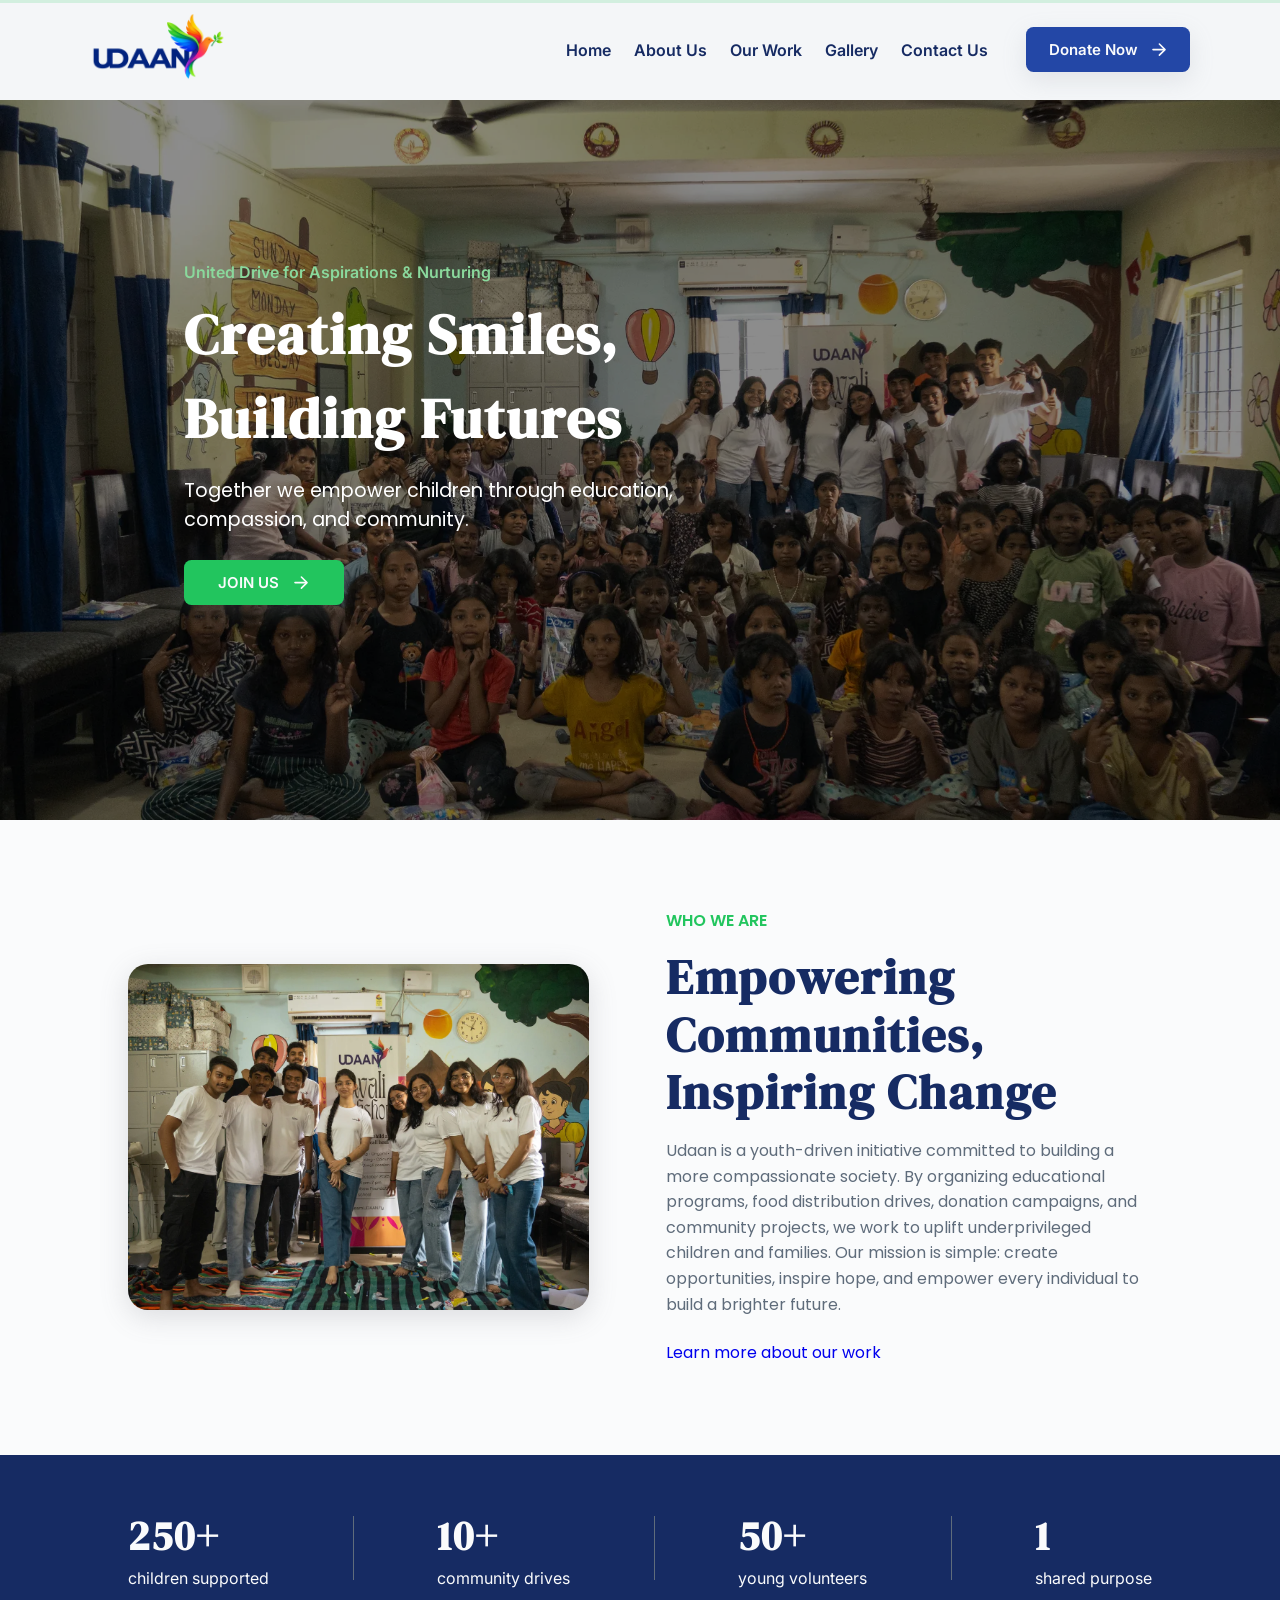
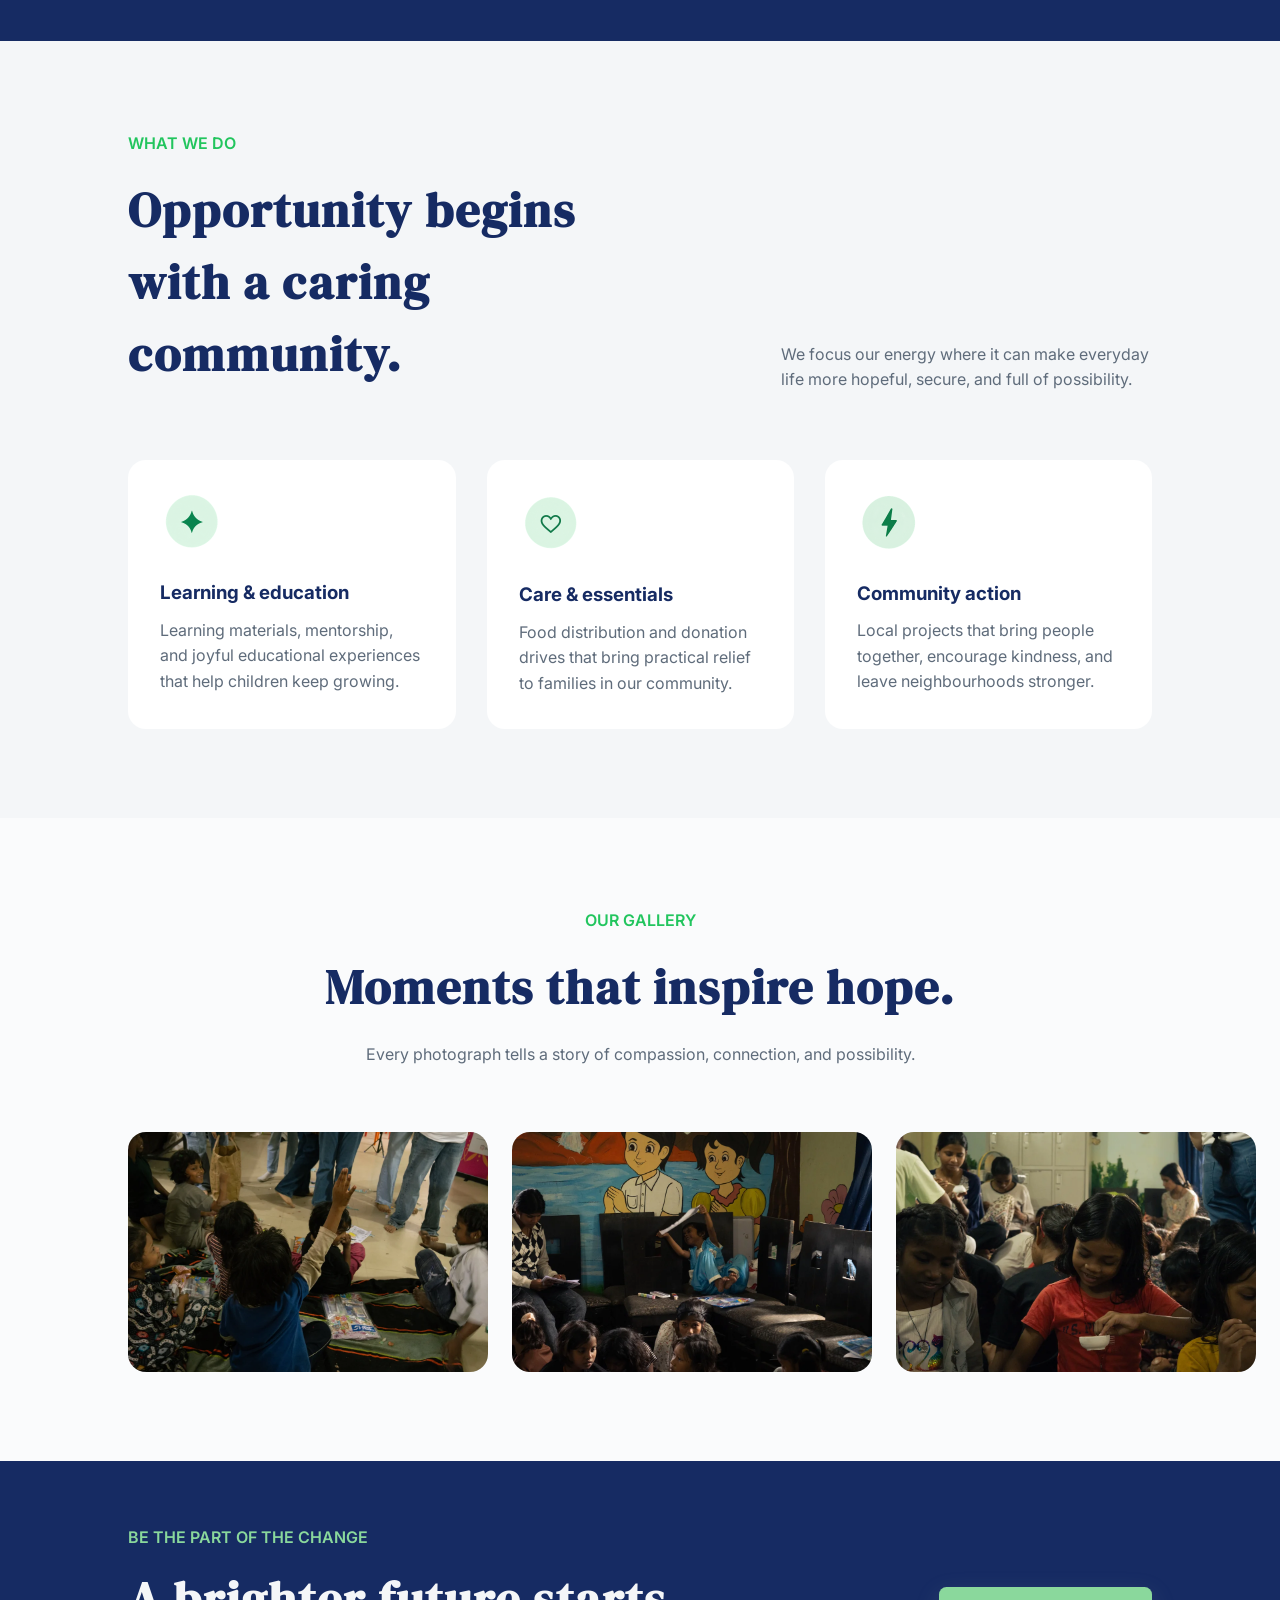
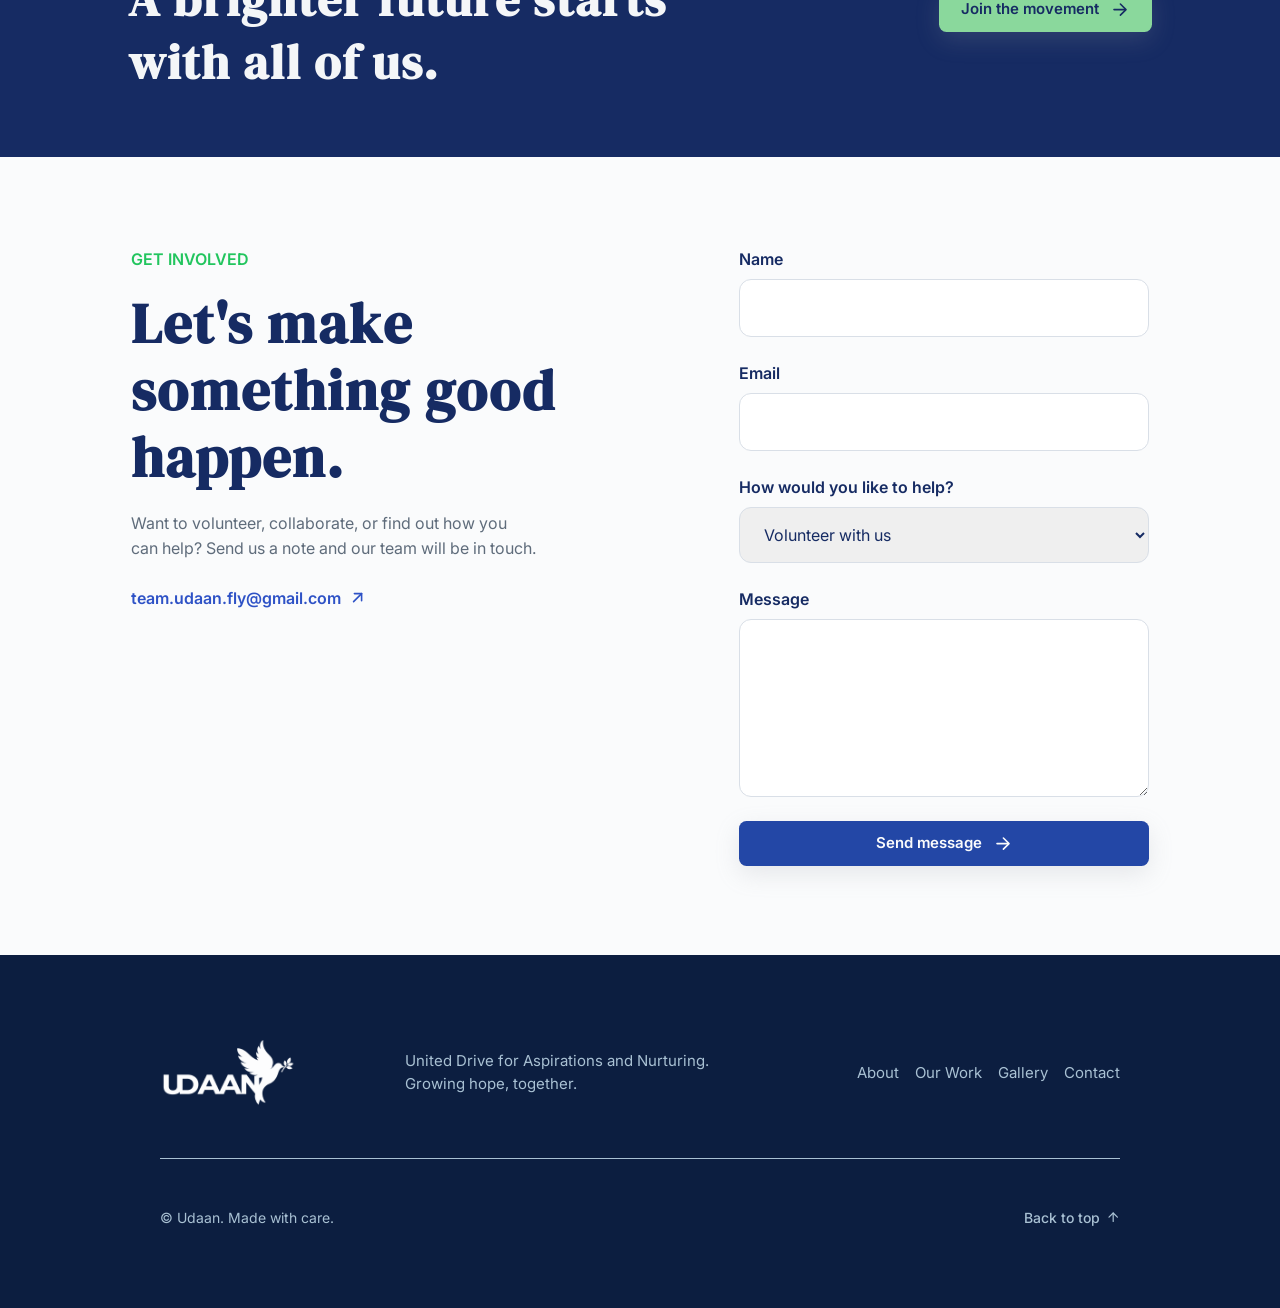
<file: index.html>
<!DOCTYPE html>
<html lang="en-IN">
<head>
   <!-- Google tag (gtag.js) -->
   <script async src="https://www.googletagmanager.com/gtag/js?id=G-JXF6B4J1TK"></script>
   <script>
     window.dataLayer = window.dataLayer || [];
     function gtag(){dataLayer.push(arguments);}
     gtag('js', new Date());

     gtag('config', 'G-JXF6B4J1TK');
   </script>
   <meta charset="UTF-8">
   <meta name="viewport" content="width=device-width, initial-scale=1.0">
   <title>Udaan | Youth-Led Community Initiative - United Drive for Aspirations &amp; Nurturing</title>
   <meta name="description"
         content="Udaan (Team Udaan) is a youth-led community initiative across India empowering underprivileged children through education, food distribution drives, support campaigns, and community service.">
   <meta name="keywords"
         content="Udaan, Team Udaan, youth community initiative India, child education initiative India, food distribution drive, support Udaan India, volunteer India, youth initiative Patna, child education Patna, volunteer in Bihar, Udaan Patna, United Drive for Aspirations and Nurturing">
   <meta name="author" content="Udaan">
   <meta name="robots" content="index, follow, max-image-preview:large, max-snippet:-1, max-video-preview:-1">
   <meta name="theme-color" content="#162B63">

   <!-- Local Origin & Geo Metadata (Rooted in Patna, Bihar, operating across India) -->
   <meta name="geo.region" content="IN-BR">
   <meta name="geo.placename" content="Patna, Bihar, India">
   <meta name="geo.position" content="25.5941;85.1376">
   <meta name="ICBM" content="25.5941, 85.1376">

   <link rel="icon" href="favicon.ico" sizes="any">
   <link rel="icon"
         type="image/png"
         sizes="48x48"
         href="assets/icons/favicon.png">
   <link rel="icon"
         type="image/png"
         sizes="32x32"
         href="assets/icons/favicon-32x32.png">
   <link rel="icon"
         type="image/png"
         sizes="192x192"
         href="assets/icons/icon-192x192.png">
   <link rel="apple-touch-icon" sizes="180x180" href="assets/icons/apple-touch-icon.png">
   <link rel="canonical" href="https://teamudaan.org/">

   <!-- Open Graph (Facebook, WhatsApp, LinkedIn, Discord) -->
   <meta property="og:type" content="website">
   <meta property="og:url" content="https://teamudaan.org/">
   <meta property="og:site_name" content="Udaan">
   <meta property="og:locale" content="en_IN">
   <meta property="og:title" content="Udaan | United Drive for Aspirations and Nurturing">
   <meta property="og:description" content="Building hope through education, compassion, and community. Join us in creating meaningful change.">
   <meta property="og:image" content="https://teamudaan.org/assets/img/og-image.jpg">
   <meta property="og:image:secure_url" content="https://teamudaan.org/assets/img/og-image.jpg">
   <meta property="og:image:type" content="image/jpeg">
   <meta property="og:image:width" content="1200">
   <meta property="og:image:height" content="630">
   <meta property="og:image:alt" content="Udaan - United Drive for Aspirations and Nurturing">

   <!-- Twitter / X Cards -->
   <meta name="twitter:card" content="summary_large_image">
   <meta name="twitter:url" content="https://teamudaan.org/">
   <meta name="twitter:title" content="Udaan | United Drive for Aspirations and Nurturing">
   <meta name="twitter:description" content="Building hope through education, compassion, and community. Join us in creating meaningful change.">
   <meta name="twitter:image" content="https://teamudaan.org/assets/img/og-image.jpg">
   <meta name="twitter:image:alt" content="Udaan - United Drive for Aspirations and Nurturing">

   <link rel="preconnect" href="https://fonts.googleapis.com">
   <link rel="preconnect" href="https://fonts.gstatic.com" crossorigin>
   <link
      rel="preload"
      as="image"
      href="assets/img/hero.webp">
   <link rel="stylesheet" href="css/main.css">

   <!-- Structured Data (Community initiative SEO across India, originating in Patna, Bihar) -->
   <script type="application/ld+json">
   {
     "@context": "https://schema.org",
     "@graph": [
       {
         "@type": "Organization",
         "@id": "https://teamudaan.org/#organization",
         "name": "Udaan - United Drive for Aspirations and Nurturing",
         "alternateName": ["Team Udaan", "Udaan Community Initiative", "Udaan Patna"],
         "url": "https://teamudaan.org/",
         "logo": "https://teamudaan.org/assets/logo/logo.png",
         "image": "https://teamudaan.org/assets/img/og-image.jpg",
         "description": "Udaan is a youth-led community initiative across India dedicated to empowering underprivileged children and families through education, food distribution drives, support campaigns, and community service.",
         "email": "team.udaan.fly@gmail.com",
         "address": {
           "@type": "PostalAddress",
           "addressLocality": "Patna",
           "addressRegion": "Bihar",
           "addressCountry": "IN"
         },
         "areaServed": [
           {
             "@type": "Country",
             "name": "India"
           },
           {
             "@type": "State",
             "name": "Bihar"
           },
           {
             "@type": "City",
             "name": "Patna"
           }
         ],
         "sameAs": [
           "https://www.instagram.com/team.udaan.fly/"
         ],
         "potentialAction": {
           "@type": "DonateAction",
           "target": "https://teamudaan.org/donation.html"
         }
       },
       {
         "@type": "WebSite",
         "@id": "https://teamudaan.org/#website",
         "url": "https://teamudaan.org/",
         "name": "Udaan | Youth-Led Community Initiative",
         "publisher": {
           "@id": "https://teamudaan.org/#organization"
         },
         "inLanguage": "en-IN"
       }
     ]
   }
   </script>
</head>
<body>
   <!-- Loading Screen -->
   <div id="preloader" aria-hidden="true">
      <div class="preloader-inner">
         <img src="assets/logo/logo.webp" alt="Udaan Logo" class="preloader-logo" width="170" height="85">
         <div class="preloader-progress" role="progressbar" aria-label="Loading Udaan">
            <div class="preloader-progress-bar"></div>
         </div>
      </div>
   </div>
   <noscript>
      <style>#preloader { display: none !important; }</style>
   </noscript>
   <div class="scroll-progress" aria-hidden="true"><span class="scroll-progress-bar"></span></div>
   <header>
      <nav>
      <div class="logo" id="top">
         <a href="index.html" title="Udaan - United Drive for Aspirations &amp; Nurturing">
            <img src="assets/logo/logo.webp" alt="Udaan - United Drive for Aspirations and Nurturing logo">
         </a>
      </div>
      <button class="nav-toggle" type="button" aria-expanded="false" aria-controls="primary-navigation" aria-label="Open navigation menu">
         <span></span><span></span><span></span>
      </button>
      <ul id="primary-navigation">
         <li><a href="#top" title="Udaan Home">Home</a></li>
         <li><a href="#about" title="About Udaan">About Us</a></li>
         <li><a href="#our-work" title="Our Community Work">Our Work</a></li>
         <li><a href="#gallery" title="Udaan Photo Gallery">Gallery</a></li>
         <li><a href="#contact" title="Contact Udaan Team">Contact Us</a></li>
      </ul>
      <a href="donation.html" class="btn" title="Donate to Udaan">
            <span>Donate Now</span>

            <svg
               class="arrow"
               xmlns="http://www.w3.org/2000/svg"
               viewBox="0 0 24 24"
               fill="none"
               stroke="currentColor"
               stroke-width="2"
               stroke-linecap="round"
               stroke-linejoin="round">

               <path d="M5 12h14"/>
               <path d="m13 5 7 7-7 7"/>
            </svg>
         </a>
   </nav>
   </header>
   
   <section class="hero">

      <img src="assets/img/hero.webp" class="hero-image" alt="Udaan youth volunteers empowering underprivileged children in Patna, Bihar" fetchpriority="high" decoding="async">
   
      <div class="hero-content">
         <span class="accent-txt">United Drive for Aspirations & Nurturing</span>
         <h1>Creating Smiles, Building Futures</h1>

        <p>
            Together we empower children through education,
            compassion, and community.
        </p>

        <a href="http://tinyurl.com/join-team-udaan" class="btn" title="Volunteer and join Team Udaan" target="_blank" rel="noopener noreferrer">
            <span>JOIN US</span>

            <svg
               class="arrow"
               xmlns="http://www.w3.org/2000/svg"
               viewBox="0 0 24 24"
               fill="none"
               stroke="currentColor"
               stroke-width="2"
               stroke-linecap="round"
               stroke-linejoin="round">

               <path d="M5 12h14"/>
               <path d="m13 5 7 7-7 7"/>
            </svg>
         </a>
      </div>
   </section>
   <section class="about" id="about">
      <img src="assets/img/about.webp" alt="Team Udaan volunteers supporting underprivileged children and families in Patna" loading="lazy" decoding="async">
      <div class="abt-content">
         <span class="accent-txt">
            WHO WE ARE
         </span>
         <h2>Empowering Communities, Inspiring Change</h2>
         <p>Udaan is a youth-driven initiative committed to building a more compassionate society. By organizing educational programs, food distribution drives, donation campaigns, and community projects, we work to uplift underprivileged children and families. Our mission is simple: create opportunities, inspire hope, and empower every individual to build a brighter future.</p>
         <a href="https://www.instagram.com/team.udaan.fly/" title="Follow Team Udaan on Instagram" target="_blank" rel="noopener noreferrer">Learn more about our work</a>
      </div>
   </section>
   <section class="stats">
      <div class="stats-card">
         <h2>250+</h2>
         children supported
      </div>
      <div class="line-vertical"></div>
      <div class="stats-card">
         <h2>10+</h2>
         community drives
      </div>
      <div class="line-vertical"></div>
      <div class="stats-card">
         <h2>50+</h2>
         young volunteers
      </div>
      <div class="line-vertical"></div>
      <div class="stats-card">
         <h2>1</h2>
         shared purpose
      </div>
   </section>
   <section class="our-work" id="our-work">
      <div class="our-work-content">
         <div class="our-work-content-left">
            <span class="accent-txt"> WHAT WE DO </span>
            <h2>Opportunity begins with a caring community.</h2>
         </div>
         <div class="our-work-content-right">
            <p>
               We focus our energy where it can make everyday life more hopeful, secure, and full of possibility.
            </p>
         </div>
      </div>
      <div class="our-work-cards">
         <div class="cards">
            <img src="assets/icons/sparkle.png" alt="Learning and education programs icon" loading="lazy" decoding="async">
            <h3>Learning & education</h3>
            <p>Learning materials, mentorship, and joyful educational experiences that help children keep growing.</p>
         </div>
         <div class="cards">
            <img src="assets/icons/heart.png" alt="Care, food distribution and essentials icon" loading="lazy" decoding="async">
            <h3>Care & essentials</h3>
            <p>Food distribution and donation drives that bring practical relief to families in our community.</p>
         </div>
         <div class="cards">
            <img src="assets/icons/bolt.png" alt="Community action projects icon" loading="lazy" decoding="async">
            <h3>Community action</h3>
            <p>Local projects that bring people together, encourage kindness, and leave neighbourhoods stronger.</p>
         </div>
      </div>
   </section>
   <section class="gallery" id="gallery">
      <div class="gallery-content">
         <span class="accent-txt">OUR GALLERY</span>
         <h2>Moments that inspire hope.</h2>
         <p>Every photograph tells a story of compassion, connection, and possibility.</p>
      </div>
      <div class="carousel">
         <div class="carousel-track">

            <div class="carousel-img"><img src="assets/gallery/1.webp" alt="Udaan children education and learning drive in Patna" decoding="async"></div>
            <div class="carousel-img"><img src="assets/gallery/2.webp" alt="Udaan youth volunteers mentoring children in Patna" decoding="async"></div>
            <div class="carousel-img"><img src="assets/gallery/3.webp" alt="Udaan food and essentials distribution drive in Bihar" decoding="async"></div>
            <div class="carousel-img"><img src="assets/gallery/4.webp" alt="Community outreach campaign by Team Udaan in Patna" loading="lazy" decoding="async"></div>
            <div class="carousel-img"><img src="assets/gallery/5.webp" alt="Smiling children supported by Udaan community drive" loading="lazy" decoding="async"></div>

            <!-- Duplicate -->
            <div class="carousel-img" aria-hidden="true"><img src="assets/gallery/1.webp" alt="" decoding="async"></div>
            <div class="carousel-img" aria-hidden="true"><img src="assets/gallery/2.webp" alt="" decoding="async"></div>
            <div class="carousel-img" aria-hidden="true"><img src="assets/gallery/3.webp" alt="" decoding="async"></div>
            <div class="carousel-img" aria-hidden="true"><img src="assets/gallery/4.webp" alt="" loading="lazy" decoding="async"></div>
            <div class="carousel-img" aria-hidden="true"><img src="assets/gallery/5.webp" alt="" loading="lazy" decoding="async"></div>

         </div>
      </div>
   </section>
   <section class="join-movement">
      <div class="join-movement-left">
         <span class="accent-txt">BE THE PART OF THE CHANGE</span>
         <h2>A brighter future starts with all of us.</h2>
      </div>
      <div class="join-movement-right">
         <a href="#contact" class="btn">
            <span>Join the movement</span>

            <svg
               class="arrow"
               xmlns="http://www.w3.org/2000/svg"
               viewBox="0 0 24 24"
               fill="none"
               stroke="currentColor"
               stroke-width="2"
               stroke-linecap="round"
               stroke-linejoin="round">

               <path d="M5 12h14"/>
               <path d="m13 5 7 7-7 7"/>
            </svg>
         </a>
      </div>
   </section>
   <section class="work-together" id="contact">
      <div class="work-together-content">
         <span class="accent-txt">GET INVOLVED</span>
         <h2>Let's make something good happen.</h2>
         <p>Want to volunteer, collaborate, or find out how you <br> can help?  Send us a note and our team will be in touch.</p>
         <a href="mailto:team.udaan.fly@gmail.com" class="contact-link">
            <span>team.udaan.fly@gmail.com</span>

            <svg class="arrow" xmlns="http://www.w3.org/2000/svg"
               viewBox="0 0 24 24"
               fill="none"
               stroke="currentColor"
               stroke-width="2"
               stroke-linecap="round"
               stroke-linejoin="round">

               <path d="M7 17 17 7"/>
               <path d="M8 7h9v9"/>

            </svg>
         </a>
      </div>
      <form id="contact-form" class="contact-form" action="https://api.web3forms.com/submit" method="POST" novalidate>
         <input type="hidden" name="access_key" value="5a72891d-c85a-4fe2-9e20-1297d6a73a6e">

        <div class="form-group">
            <label for="name">Name</label>
            <input
                type="text"
                id="name"
                name="name"
                
                required>
        </div>

        <div class="form-group">
            <label for="email">Email</label>
            <input
                type="email"
                id="email"
                name="email"
                
                required>
        </div>

        <div class="form-group">
            <label for="help">How would you like to help?</label>

            <select id="help" name="help">
                <option value="volunteer">Volunteer with us</option>
                <option value="donate">Donate</option>
                <option value="partner">Partner with us</option>
                <option value="sponsor">Sponsor an event</option>
                <option value="other">Other</option>
            </select>
        </div>

        <div class="form-group">
            <label for="message">Message</label>

            <textarea
                id="message"
                name="message"
                rows="6"
                ></textarea>
        </div>

        <button type="submit" id="contact-submit-btn" class="btn">
            <span id="contact-btn-label">Send message</span>

            <svg
                class="arrow"
                xmlns="http://www.w3.org/2000/svg"
                width="20"
                height="20"
                viewBox="0 0 24 24"
                fill="none"
                stroke="currentColor"
                stroke-width="2"
                stroke-linecap="round"
                stroke-linejoin="round">

                <path d="M5 12h14"/>
                <path d="m13 5 7 7-7 7"/>

            </svg>
        </button>

        <p id="contact-status" class="form-status" role="status" aria-live="polite" hidden></p>

      </form>
   </section>
   <footer>
      <div class="footer-up">
         <img src="assets/logo/logo.webp" alt="Udaan Logo" loading="lazy" decoding="async">
         <p>United Drive for Aspirations and Nurturing. <br> Growing hope, together.</p>
         <ul>
            <li><a href="#about" title="About Udaan">About</a></li>
            <li><a href="#our-work" title="Our Community Work">Our Work</a></li>
            <li><a href="#gallery" title="Udaan Photo Gallery">Gallery</a></li>
            <li><a href="#contact" title="Contact Udaan Team">Contact</a></li>
         </ul>
      </div>
      <div class="line-horizontal"></div>
      <div class="footer-down">
         <span class="copyright">&copy; Udaan. Made with care.</span>
         <a href="#top" class="back-to-top" title="Scroll back to top">
            <span>Back to top</span>

            <svg
               class="arrow-up"
               xmlns="http://www.w3.org/2000/svg"
               viewBox="0 0 24 24"
               fill="none"
               stroke="currentColor"
               stroke-width="2"
               stroke-linecap="round"
               stroke-linejoin="round">

               <path d="M12 19V5"/>
               <path d="m5 12 7-7 7 7"/>

            </svg>
         </a>
      </div>
   </footer>
   <script src="js/script.js"></script>
</body>
</html>
</file>
<file: css/main.css>
@import url('https://fonts.googleapis.com/css2?family=Inter:wght@100..900&family=Montserrat:wght@100..900&family=Poppins:wght@100;200;300;400;500;600;700;800;900&display=swap');
@import url('https://fonts.googleapis.com/css2?family=DM+Serif+Display:ital@0;1&display=swap');

:root {
   --primary-bg: #FAFBFC;
   --secondary-bg: #F4F6F8;
   --darker-bg: #0C1E40;
   --cards: #ffffff;
   --primary-text: #162B63;
   --secondary-text: #5F6C7B;
   --primary-button: #2347A6;
   --button-hover: #1B3A8A;
   --Accent: #8AD89C;
   --border: #E5E7EB;
   --success: #22C55E;
}
*,
*::before,
*::after{
    box-sizing:border-box;
}
html {
   scroll-behavior: smooth;
}
body,html {
   box-sizing: border-box;
   margin: 0;
   padding: 0;
   font-family: 'Inter', sans-serif;
   overflow-x: hidden !important;
}

body {
   background-color: var(--primary-bg);
   overflow-x: hidden;
}
a {
   text-decoration: none;
}
nav {
   background-color: var(--secondary-bg);
   display: flex;
   align-items: center;
   justify-content: center;
   padding: 0.8rem 8rem;
   white-space: nowrap;
   color: var(--primary-text);
}
.logo {
   width: 12%;
   margin-right: 28%;
}
.logo img {
   width: 100%;
}
nav ul {
   margin-right: 5%;
   list-style: none;
   display: flex;
   gap: 1.8rem;
   font-weight: 600;
   font-size: 17px;
}
nav ul li,
footer ul li {
   cursor: pointer;
}
.btn {
   background-color: var(--primary-button);
   color: var(--primary-bg);
   display: inline-flex;
   align-items: center;
   justify-content: center;

   font-size: 15px;
   font-weight: 600;

   padding: 0.75em 1.5em;

   border: none;
   border-radius: 0.5em;

   cursor: pointer;
   box-shadow: rgba(149, 157, 165, 0.2) 0px 8px 24px;
}


.hero {
   position: relative;
    width: 100%;
    height: 80vh;
    overflow: hidden;

    display: flex;
    align-items: center;
    justify-content: center;
}
.hero-image {
    position: absolute;
    inset: 0;

    width: 100%;
    height: 100%;

    object-fit: cover;
    object-position: center 58%;

    z-index: -2;
}
.hero::before {
    content: "";
    position: absolute;
    inset: 0;
    background: rgba(0,0,0,.45);
    z-index: -1;
}
.hero-content {
    position: absolute;
    top: 10rem;
    left: 10rem;
    display: flex;
    flex-direction: column;
    color: white;
    max-width: 35rem;
    padding: 0 1.5rem;
}
.hero-content h1 {
   font-size: 3.5rem;
   margin: 0.6rem 0;
}
.hero-content p {
   font-family: 'Poppins', sans-serif;
   font-size: 1.2rem;
   margin-top: 0.4rem;
}
.hero-content span {
    color: var(--Accent);
}
.hero-content a {
    background-color: var(--success);
    color: var(--primary-bg);
    max-width: 10rem;
    white-space: nowrap;
    margin-top: 0.4rem;
}
.hero-content a span {
    color: var(--primary-bg);
}
.about {
   margin-top: 5rem;
   padding: 0 10rem;
   display: flex;
   gap: 4rem;
   font-family: 'Poppins';
   background-color: var(--primary-bg);
}
.about img {
   width: 45%;
   object-fit: cover;
   border-radius: 20px;
   box-shadow: rgba(100, 100, 111, 0.2) 0px 7px 29px 0px;
}
.abt-content {
    margin-top: 0.5rem;
}
.about h2 {
   font-size: 3rem;
   color: var(--primary-text);
   margin: 1rem 0;
   line-height: 1.2;
}
.about p {
   font-size: 1rem;
   line-height: 1.6;
   color: var(--secondary-text);
}



.stats {
    background-color: var(--primary-text);
    color: var(--primary-bg);
    display: flex;
    justify-content: space-between;
    margin-top: 5rem;
    padding: 3rem 10rem;
    align-items: center;
}
.stats-card h2 {
    margin: 0;
    font-size: 2.5rem;
    font-variant-numeric: tabular-nums;
}

.line-vertical {
    width: 0.5px;
    height: 4rem;
    background-color: var(--secondary-text);
}


.our-work {
    background-color: var(--secondary-bg);
    padding: 6rem 10rem;
    display: flex;
    flex-direction: column;
}
.our-work-content {
    display: flex;
    align-items: flex-end;
    gap: 10rem;
    margin-bottom: 2rem;
}
.our-work-content-left h2 {
    font-size: 3rem;
   color: var(--primary-text);
   margin: 1.2rem 0;
}

.our-work p {
    font-size: 1rem;
   line-height: 1.6;
   color: var(--secondary-text);
}

.our-work-cards {
    display: flex;
    gap: 3%;
}
.cards {
    background-color: var(--cards);
    padding: 2rem;
    border-radius: 18px;
}
.cards img {
    width: 4rem;
}


.gallery {
    padding: 6rem 10rem;
    overflow-x: clip;
}
.gallery p {
    font-size: 1rem;
   line-height: 1.6;
   color: var(--secondary-text);
}
.gallery-content {
    text-align: center;
}
.gallery-content h2 {
    font-size: 3rem;
   color: var(--primary-text);
   margin: 1.2rem 0;
}
.carousel{
    margin-top:4rem;
    position:relative;
}
.carousel-track{
    display:flex;
    width:max-content;
    gap:1.5rem;

    animation:scroll 28s linear infinite;
}
.carousel:hover .carousel-track{
    animation-play-state:paused;
}
.carousel-img{
    flex:0 0 auto;

    width:360px;
    height:240px;

    border-radius:18px;
   

    transition:.35s ease;
}
.carousel-img:hover{
    transform:scale(1.08);
    border-radius:18px;
}
.carousel-img img{
    width:100%;
    height:100%;

    object-fit:cover;
    border-radius:18px;

    transition:.45s ease;
}
/**.carousel-img:hover img{
    transform:scale(1.08);
}**/
@keyframes scroll{
    from{
        transform:translateX(0);
    }

    to{
        transform:translateX(calc(-50% - .75rem));
    }
}
.join-movement {
    background-color: var(--primary-text);
    display: flex;
    justify-content: space-between;
    gap: 10%;
    padding: 3rem 10rem;
    align-items: center;
}
.join-movement h2 {
    font-size: 3rem;
   color: var(--secondary-bg);
   margin: 1.2rem 0;
   line-height: 1.3;
   margin-bottom: 0;
}
.join-movement-left {
    max-width: 40rem;
}
.join-movement a {
    white-space: nowrap;
    background-color: var(--Accent);
    color: var(--primary-text);
    font-weight: 600;
}
.join-movement-left span {
    color: var(--Accent);
}




.work-together {
    padding: 5rem 10rem;
    display: flex;
    justify-content: center;
    gap: 20%;
}
.work-together-content {
    max-width: 30rem;
}
.work-together-content h2 {
    font-size: 3.5rem;
   color: var(--primary-text);
   margin: 1.2rem 0;
   line-height: 1.2;
}
.work-together-content p {
    font-size: 1rem;
   line-height: 1.6;
   color: var(--secondary-text);
}
.contact-link{
    display:inline-flex;
    align-items:center;
    gap:.4rem;

    color:#2E52C6;
    text-decoration:none;
    font-weight:600;
}

.arrow{
    width:1rem;
    height:1rem;
    transition:.25s ease;
}

.contact-link:hover .arrow{
    transform:translate(2px,-2px);
}
.contact-form{
    display:flex;
    flex-direction:column;
    gap:1.5rem;
    width: 40%;
}

.form-group{
    display:flex;
    flex-direction:column;
    gap:.5rem;
}
.form-group label{
    font-weight:600;
    color: var(--primary-text);
}

.form-group input,
.form-group select,
.form-group textarea{
    width:100%;
    color: var(--primary-text);
    padding:1rem 1.25rem;

    font:inherit;

    border:1px solid #d9dfe7;
    border-radius:12px;

    outline:none;

    transition:.25s;
}

.form-group textarea{
    resize:vertical;
}

.form-group input:focus,
.form-group select:focus,
.form-group textarea:focus{
    border-color:#2952CC;
    box-shadow:0 0 0 4px rgba(41,82,204,.15);
}


footer {
    background-color: var(--darker-bg);
    padding: 5rem 10rem;
    color: #A9C1D3;
    display: flex;
    flex-direction: column;
    gap: 3rem;
}
footer p {
    font-size: 15px;
}
.footer-up {
    display: flex;
    justify-content: space-between;
    align-items: center;
}
footer img {
    filter: brightness(0) invert(1);
    width: 8.5rem;
}
footer ul {
    display: flex;
    list-style: none;
    gap: 1rem;
    font-size: 15px;
}
.footer-down {
    font-size: 14px;
    display: flex;
    justify-content: space-between;
}
.back-to-top{
    display:inline-flex;
    align-items:center;
    gap:.35rem;

    color:#A9C1D3;
    text-decoration:none;
    font-weight:500;

    transition:.25s ease;
}

.arrow-up{
    width:.9rem;
    height:.9rem;
    transition:.25s ease;
}

.back-to-top:hover{
    opacity:.8;
}

.back-to-top:hover .arrow-up{
    transform:translateY(-3px);
}
.donation-hero {
    display: flex;
    justify-content: center;
    padding: 2rem 13rem;
}
.donation-hero img {
    width: 100%;
    border-radius: 25px;
}
.donation {
    padding: 5rem 10rem;
    display: flex;
    gap: 10rem;
    justify-content: center;
}
.donation-left {
    max-width: 50%;
}
.upi-box {
    margin-top: 2rem;
    display: flex;
    flex-direction: column;
    gap: 1rem;
}
.upi-id-container {
    display: flex;
    gap: 0.5rem;
    background-color: var(--cards);
    border-radius: 6px;
    padding: 0.5rem 1rem;
    border-width: 0.1px;
    border-style: solid;
    border-color: hwb(0 83% 17%);
    max-width: fit-content;
}
.donation-left p {
    color: var(--secondary-text);
}
.donation-right {
    max-width: 50%;
    display: flex;
    flex-direction: column;
    gap: 1rem;
    align-items: center;
}
.donation-right img {
    width: 20rem;
    background-color: var(--cards);
    border-radius: 18px;
    padding: 0.5rem;
    box-shadow: rgba(50, 50, 93, 0.25) 0px 2px 5px -1px, rgba(0, 0, 0, 0.3) 0px 1px 3px -1px;
}
.donation h2 {
    font-size: 3.5rem;
   color: var(--primary-text);
   margin: 1.2rem 0;
   line-height: 1.2;
}



/**General Styles**/
h1,
h2 {
    font-family: 'DM Serif Display';
    letter-spacing: 2px;
}
.accent-txt {
    font-size: 16px;
    color: var(--success);
    font-weight: 600;
}
.line-horizontal {
    width: 100%;
    height: 0.01rem;
    background-color: #A9C1D3;
}
.btn{
    display:inline-flex;
    align-items:center;
    gap:.70rem;
}

.arrow{
    width:1.2rem;
    height:1.2rem;

    transition:.3s ease;
}

.btn:hover .arrow{
    transform:translateX(4px);
}

/* Responsive refinements */
img {
    max-width: 100%;
}

body {
    color: var(--primary-text);
    line-height: 1.5;
}

button,
input,
select,
textarea {
    font: inherit;
}

button:focus-visible,
a:focus-visible,
input:focus-visible,
select:focus-visible,
textarea:focus-visible {
    outline: 3px solid rgba(138, 216, 156, .8);
    outline-offset: 3px;
}

nav {
    padding: .8rem clamp(1.25rem, 7vw, 8rem);
    gap: clamp(1rem, 3vw, 3rem);
    position: relative;
}

.logo {
    width: clamp(6rem, 11vw, 8.5rem);
    margin-right: auto;
    flex: 0 0 auto;
}

nav ul {
    margin: 0;
    padding: 0;
    gap: clamp(.85rem, 1.8vw, 1.8rem);
    font-size: clamp(.8rem, 1.3vw, 1rem);
}

nav ul a,
footer ul a {
    color: inherit;
}

nav ul a:hover,
footer ul a:hover {
    color: var(--primary-button);
}

.nav-toggle {
    display: none;
}

.btn {
    transition: background-color .2s ease, transform .2s ease;
}

.btn:hover {
    background-color: var(--button-hover);
    transform: translateY(-1px);
}

.hero-content h1,
.work-together-content h2,
.donation h2 {
    font-size: clamp(2.5rem, 5vw, 3.5rem);
}

.about h2,
.our-work-content-left h2,
.gallery-content h2,
.join-movement h2 {
    font-size: clamp(2.35rem, 4vw, 3rem);
}

.donation-hero {
    width: min(calc(100% - 2.5rem), 72rem);
    margin-inline: auto;
    padding: clamp(1.25rem, 3vw, 2rem) 0 0;
}

.donation-hero img {
    width: 100%;
    height: auto;
    display: block;
}

.donation {
    padding: clamp(3rem, 6vw, 5rem) clamp(1.25rem, 8vw, 10rem);
    display: grid;
    grid-template-columns: minmax(0, 1fr) minmax(16rem, .8fr);
    gap: clamp(2.5rem, 8vw, 8rem);
    align-items: center;
}

.donation-left {
    max-width: 38rem;
}

.donation-right {
    max-width: none;
}

.upi-id-container {
    align-items: center;
    background-color: var(--cards);
    border-radius: 10px;
    width: fit-content;
    min-width: min(100%, 19rem);
}

.donation-right img {
    width: min(20rem, 100%);
}

.copy-btn {
    appearance: none;
    border: 0;
    background: transparent;
    color: var(--primary-button);
    border-radius: 6px;
    padding: .35rem;
    cursor: pointer;
    margin-left: auto;
}

.copy-btn:hover,
.copy-btn.is-copied {
    background: #eaf0ff;
}

.copy-btn.is-copied::after {
    content: "Copied";
    font-size: .75rem;
    font-weight: 600;
    margin-left: .35rem;
}

@media (max-width: 1024px) {
    .about,
    .stats,
    .our-work,
    .gallery,
    .join-movement,
    .work-together,
    footer {
        padding-left: 4rem;
        padding-right: 4rem;
    }

    .hero-content {
        left: 4rem;
    }

    .about,
    .our-work-content,
    .work-together {
        gap: 3rem;
    }

    .our-work-content {
        align-items: center;
    }

    .work-together {
        justify-content: space-between;
    }
}

@media (max-width: 768px) {
    nav {
        gap: .75rem;
        min-height: 4.75rem;
    }

    nav ul {
        display: none;
        position: absolute;
        z-index: 10;
        top: calc(100% + .35rem);
        left: 1rem;
        right: 1rem;
        flex-direction: column;
        gap: 0;
        padding: .5rem;
        background: var(--cards);
        border: 1px solid var(--border);
        border-radius: 12px;
        box-shadow: rgba(15, 30, 64, .15) 0 12px 30px;
    }

    nav ul.is-open {
        display: flex;
    }

    nav ul a {
        display: block;
        padding: .75rem 1rem;
        border-radius: 8px;
        font-size: 1rem;
    }

    nav ul a:hover {
        background: var(--secondary-bg);
    }

    .nav-toggle {
        display: inline-flex;
        flex-direction: column;
        justify-content: center;
        gap: .25rem;
        width: 2.5rem;
        height: 2.5rem;
        padding: .5rem;
        border: 1px solid var(--border);
        border-radius: .5rem;
        background: var(--cards);
        cursor: pointer;
        order: 2;
    }

    .nav-toggle span {
        display: block;
        width: 100%;
        height: 2px;
        background: var(--primary-text);
        transition: transform .2s ease, opacity .2s ease;
    }

    .nav-toggle.is-open span:nth-child(1) { transform: translateY(6px) rotate(45deg); }
    .nav-toggle.is-open span:nth-child(2) { opacity: 0; }
    .nav-toggle.is-open span:nth-child(3) { transform: translateY(-6px) rotate(-45deg); }

    nav > .btn {
        order: 3;
        font-size: .8rem;
        padding: .7em .85em;
        gap: .35rem;
        box-shadow: none;
    }

    .about,
    .our-work-content,
    .join-movement,
    .work-together {
        flex-direction: column;
        align-items: flex-start;
    }

    .about img,
    .contact-form,
    .donation-left,
    .donation-right {
        width: 100%;
        max-width: none;
    }

    .stats {
        display: grid;
        grid-template-columns: repeat(2, 1fr);
        align-items: start;
        gap: 1.75rem;
    }

    .line-vertical {
        display: none;
    }

    .our-work-cards {
        gap: 1rem;
    }

    .cards {
        padding: 1.35rem;
    }

    .carousel-img {
        width: 290px;
        height: 200px;
    }

    .join-movement-right {
        width: 100%;
        margin-top: 1.25rem;
    }

    .donation {
        display: flex;
        flex-direction: column;
    }

    .donation-right {
        align-items: flex-start;
    }

    .donation-right img {
        width: min(20rem, 90vw);
    }

    .footer-up {
        align-items: flex-start;
        flex-direction: column;
        gap: 1.25rem;
    }

    footer ul {
        margin: 0;
        padding: 0;
        flex-wrap: wrap;
    }
}

@media (max-width: 520px) {
    .logo {
        width: 5.5rem;
    }

    nav > .btn .arrow {
        display: none;
    }

    .hero {
        height: min(42rem, 72vh);
        min-height: 32rem;
        align-items: flex-end;
    }

    .hero-content {
        position: relative;
        inset: auto;
        padding: 0 1.5rem 3rem;
    }

    .hero-content p {
        font-size: 1rem;
    }

    .about,
    .stats,
    .our-work,
    .gallery,
    .join-movement,
    .work-together,
    footer {
        padding-left: 1.25rem;
        padding-right: 1.25rem;
    }

    .about,
    .our-work,
    .gallery,
    .work-together,
    footer {
        padding-top: 3.5rem;
        padding-bottom: 3.5rem;
    }

    .stats {
        margin-top: 0;
        padding-top: 2.25rem;
        padding-bottom: 2.25rem;
    }

    .our-work-cards {
        flex-direction: column;
    }

    .work-together-content p br {
        display: none;
    }

    .contact-form {
        gap: 1rem;
    }

    .donation-hero img {
        border-radius: 12px;
    }

    .upi-id-container {
        width: 100%;
    }

    .footer-down {
        flex-direction: column;
        gap: 1rem;
    }
}

/* Donation page refinements */
.donation {
    position: relative;
    width: min(calc(100% - 2.5rem), 72rem);
    margin: clamp(2.5rem, 5vw, 4rem) auto clamp(2.75rem, 5vw, 4rem);
    padding: clamp(2.25rem, 4.5vw, 3.75rem);
    grid-template-columns: repeat(2, minmax(0, 1fr));
    gap: clamp(2.5rem, 6vw, 5.5rem);
    border: 1px solid var(--border);
    border-radius: 24px;
    background: var(--cards);
    box-shadow: 0 18px 45px rgba(22, 43, 99, .08);
}

.donation-left {
    width: 100%;
    max-width: none;
    display: flex;
    flex-direction: column;
    align-items: stretch;
    text-align: left;
}

.donation-right {
    width: 100%;
    max-width: none;
    display: flex;
    flex-direction: column;
    align-items: center;
    text-align: center;
}

.donation-left h2 {
    margin: .5rem 0 .75rem;
}

.donation-left > p {
    max-width: 31rem;
    margin: 0;
    color: var(--secondary-text);
}

.donation-form {
    display: flex;
    flex-direction: column;
    gap: 1.15rem;
    margin-top: 1.75rem;
}

.donation-form .form-group label {
    font-size: .92rem;
}

.required-mark {
    color: #dc2626;
}

.optional-label {
    font-weight: 400;
    font-size: .85em;
    color: var(--secondary-text);
}

.donation-form .form-group input {
    background-color: var(--primary-bg);
    padding: .85rem 1.05rem;
}

.form-group input.is-invalid,
.form-group select.is-invalid,
.form-group textarea.is-invalid {
    border-color: #dc2626;
    box-shadow: 0 0 0 3px rgba(220, 38, 38, .12);
}

.donation-row {
    display: grid;
    grid-template-columns: repeat(2, minmax(0, 1fr));
    gap: 1rem;
}

.amount-presets {
    display: flex;
    flex-wrap: wrap;
    gap: .5rem;
    margin-bottom: .35rem;
}

.amount-chip {
    appearance: none;
    border: 1.5px solid var(--border);
    background: var(--secondary-bg);
    color: var(--primary-text);
    border-radius: 10px;
    padding: .5rem .85rem;
    font-size: .9rem;
    font-weight: 600;
    cursor: pointer;
    transition: background-color .2s ease, border-color .2s ease, color .2s ease, transform .15s ease, box-shadow .2s ease;
}

.amount-chip:hover {
    border-color: var(--primary-button);
    background: #eef2ff;
}

.amount-chip.is-active {
    background: var(--primary-button);
    border-color: var(--primary-button);
    color: var(--primary-bg);
    box-shadow: 0 4px 12px rgba(35, 71, 166, .2);
}

.amount-input-wrap {
    position: relative;
    display: flex;
    align-items: center;
}

.currency-prefix {
    position: absolute;
    left: 1.05rem;
    font-weight: 700;
    color: var(--primary-text);
    pointer-events: none;
}

.donation-form .amount-input-wrap input {
    padding-left: 2.15rem;
    font-weight: 600;
}

.donation-pay-btn {
    width: 100%;
    margin-top: .25rem;
    padding: .95rem 1.25rem;
    font-size: 1rem;
    white-space: nowrap;
    border-radius: 12px;
    background-color: var(--primary-button);
    color: var(--primary-bg);
}

.consent-check {
    display: flex;
    align-items: flex-start;
    gap: .65rem;
    padding: .75rem .9rem;
    border: 1px solid var(--border);
    border-radius: 10px;
    background: var(--secondary-bg);
    font-size: .88rem;
    line-height: 1.45;
    color: var(--secondary-text);
    transition: border-color .2s ease, box-shadow .2s ease, background-color .2s ease;
}

.consent-check input[type="checkbox"] {
    flex: 0 0 auto;
    width: 1.1rem;
    height: 1.1rem;
    margin: .15rem 0 0;
    accent-color: var(--primary-button);
    cursor: pointer;
}

.consent-text {
    flex: 1 1 auto;
}

.consent-text label {
    cursor: pointer;
    color: var(--primary-text);
    font-weight: 500;
}

.consent-read-link {
    display: inline-block;
    margin-left: .25rem;
    color: var(--primary-button);
    font-weight: 600;
    text-decoration: underline;
    text-underline-offset: 2px;
}

.consent-read-link:hover {
    color: var(--button-hover);
}

.consent-check.is-invalid {
    border-color: #dc2626;
    background: #fef2f2;
    box-shadow: 0 0 0 3px rgba(220, 38, 38, .12);
}

.form-status,
.donation-status {
    margin: 0;
    padding: .8rem 1rem;
    border-radius: 10px;
    font-size: .9rem;
    line-height: 1.5;
    background: rgba(138, 216, 156, .18);
    border: 1px solid rgba(34, 197, 94, .35);
    color: var(--primary-text);
}

.form-status.is-error,
.donation-status.is-error {
    background: #fef2f2;
    border-color: #fecaca;
    color: #991b1b;
}

.qr-amount-badge {
    display: inline-flex;
    align-items: center;
    gap: .35rem;
    padding: .38rem .95rem;
    border-radius: 999px;
    background: rgba(138, 216, 156, .22);
    color: var(--primary-text);
    font-size: .92rem;
    margin-bottom: .35rem;
}

.qr-amount-badge strong {
    font-weight: 700;
    color: var(--primary-button);
}

.upi-id-container {
    width: min(100%, 19.5rem);
    padding: .55rem .65rem .55rem 1rem;
    border-color: #d9dfe7;
    box-shadow: 0 4px 14px rgba(22, 43, 99, .05);
}

.upi-id-compact {
    margin-top: .35rem;
}

#upi-id {
    overflow-wrap: anywhere;
    font-weight: 600;
    font-size: .95rem;
    color: var(--primary-text);
}

.copy-btn {
    display: inline-flex;
    align-items: center;
    justify-content: center;
    min-width: 2.5rem;
    min-height: 2.5rem;
}

.payment-hint {
    max-width: 22rem;
    margin: 0;
    color: var(--secondary-text);
    font-size: .9rem;
    line-height: 1.55;
}

.qr-placeholder[hidden],
.qr-panel[hidden] {
    display: none;
}

.qr-placeholder {
    width: min(100%, 21rem);
    min-height: 22rem;
    padding: 2rem 1.5rem;
    border-radius: 22px;
    border: 1.5px dashed #cbd5e1;
    background: var(--secondary-bg);
    display: flex;
    flex-direction: column;
    align-items: center;
    justify-content: center;
    text-align: center;
    gap: .85rem;
}

.qr-placeholder-icon {
    width: 4.25rem;
    height: 4.25rem;
    border-radius: 16px;
    background: var(--cards);
    border: 1px solid var(--border);
    display: grid;
    place-items: center;
    font-size: 2rem;
    color: var(--primary-button);
    box-shadow: 0 8px 20px rgba(22, 43, 99, .06);
}

.qr-placeholder h3 {
    margin: 0;
    font-size: 1.2rem;
    color: var(--primary-text);
}

.qr-panel {
    width: 100%;
    display: flex;
    flex-direction: column;
    align-items: center;
    text-align: center;
    gap: .75rem;
}

.qr-frame {
    display: grid;
    place-items: center;
    width: min(100%, 18.5rem);
    margin: .25rem 0 0;
    padding: .85rem;
    border-radius: 22px;
    background: #ffffff;
    border: 1px solid var(--border);
    box-shadow: 0 10px 26px rgba(22, 43, 99, .06);
    transition: box-shadow .25s ease, border-color .25s ease, transform .25s ease;
}

.qr-frame.is-highlighted {
    border-color: var(--success);
    box-shadow: 0 0 0 4px rgba(34, 197, 94, .18), 0 12px 28px rgba(22, 43, 99, .08);
}

.qr-frame svg,
.donation-right img {
    display: block;
    width: 100%;
    height: auto;
    margin: 0;
    border-radius: 12px;
    box-shadow: none;
    padding: 0;
}

.donation-notice {
    width: min(calc(100% - 2.5rem), 72rem);
    margin: 0 auto clamp(3.5rem, 6vw, 5.5rem);
    padding: clamp(1.5rem, 3.5vw, 2.25rem) clamp(1.5rem, 4.5vw, 3.75rem);
    border: 1px solid var(--border);
    border-radius: 20px;
    background: var(--secondary-bg);
    scroll-margin-top: 1.5rem;
    transition: border-color .3s ease, box-shadow .3s ease;
}

.donation-notice.is-highlighted {
    border-color: var(--primary-button);
    box-shadow: 0 0 0 4px rgba(35, 71, 166, .14);
}

.donation-notice-header {
    display: flex;
    align-items: center;
    gap: .9rem;
    margin-bottom: 1.15rem;
}

.notice-icon {
    flex: 0 0 auto;
    width: 2.65rem;
    height: 2.65rem;
    border-radius: 12px;
    background: rgba(34, 197, 94, .14);
    color: var(--success);
    display: grid;
    place-items: center;
    font-size: 1.1rem;
}

.donation-notice-header .accent-txt {
    display: block;
    font-size: .78rem;
    letter-spacing: .04em;
}

.donation-notice-header h3 {
    margin: .15rem 0 0;
    font-size: 1.15rem;
    color: var(--primary-text);
}

.donation-notice-list {
    margin: 0;
    padding: 0;
    list-style: none;
    display: grid;
    grid-template-columns: repeat(2, minmax(0, 1fr));
    gap: .85rem 2rem;
}

.donation-notice-list li {
    font-size: .88rem;
    line-height: 1.6;
    color: var(--secondary-text);
}

.donation-notice-list strong {
    display: block;
    margin-bottom: .15rem;
    color: var(--primary-text);
}

.donation-notice-list code {
    font-family: inherit;
    font-weight: 600;
    color: var(--primary-text);
    font-size: .95em;
    white-space: nowrap;
}

.donation-notice-list a {
    color: var(--primary-button);
    font-weight: 600;
    text-decoration: underline;
    text-underline-offset: 2px;
}

@media (min-width: 769px) {
    .donation::after {
        content: "";
        position: absolute;
        top: 14%;
        bottom: 14%;
        left: 50%;
        width: 1px;
        background: var(--border);
    }
}

@media (max-width: 768px) {
    .donation-hero {
        width: min(calc(100% - 2.5rem), 40rem);
        margin-inline: auto;
        padding: 1.5rem 0 0;
    }

    .donation {
        width: min(calc(100% - 2.5rem), 40rem);
        margin-top: 2rem;
        margin-bottom: 2.5rem;
        padding: clamp(1.75rem, 6vw, 2.75rem) clamp(1.25rem, 5vw, 2.25rem);
        gap: 2.5rem;
        border-radius: 20px;
    }

    .donation-notice {
        width: min(calc(100% - 2.5rem), 40rem);
        padding: 1.5rem clamp(1.25rem, 5vw, 2.25rem);
        border-radius: 18px;
    }

    .donation-notice-list {
        grid-template-columns: 1fr;
        gap: .75rem;
    }

    .donation-left {
        align-items: stretch;
        text-align: left;
    }

    .donation-right {
        align-items: center;
        text-align: center;
    }
}

@media (max-width: 620px) {
    .donation-row {
        grid-template-columns: 1fr;
    }
}

/* Phones only (portrait <= 600px or coarse-pointer landscape phones): hide QR feature completely */
@media (max-width: 600px), (pointer: coarse) and (max-height: 500px) and (max-width: 920px) {
    .donation-right {
        display: none !important;
    }
}

@media (max-width: 520px) {
    .donation-hero {
        width: calc(100% - 2rem);
        padding-top: 1.25rem;
    }

    .donation {
        width: calc(100% - 2rem);
        margin-top: 1.5rem;
        margin-bottom: 2rem;
        padding: 1.5rem 1.15rem;
    }

    .donation-notice {
        width: calc(100% - 2rem);
        margin-bottom: 3rem;
        padding: 1.25rem 1rem;
        border-radius: 16px;
    }

    .donation-notice-header {
        align-items: flex-start;
        gap: .75rem;
        margin-bottom: 1rem;
    }

    .notice-icon {
        width: 2.25rem;
        height: 2.25rem;
        border-radius: 10px;
        font-size: .95rem;
    }

    .donation-notice-header .accent-txt {
        font-size: .7rem;
    }

    .donation-notice-header h3 {
        font-size: 1.02rem;
        line-height: 1.3;
    }

    .donation-notice-list {
        gap: .65rem;
    }

    .donation-notice-list li {
        background: var(--cards);
        border: 1px solid var(--border);
        border-radius: 12px;
        padding: .8rem .9rem;
        font-size: .85rem;
        line-height: 1.55;
    }

    .upi-id-container,
    .qr-frame {
        width: 100%;
        max-width: 19rem;
    }

    .donation-form .amount-input-wrap input {
        padding-left: 2.15rem;
    }

    .donation-pay-btn {
        padding: .85rem .9rem;
        font-size: clamp(.82rem, 3.6vw, .95rem);
        gap: .45rem;
    }
}

/* Home page spacing and scroll progress */
.scroll-progress {
    position: fixed;
    z-index: 100;
    top: 0;
    left: 0;
    width: 100%;
    height: 3px;
    background: rgba(34, 197, 94, .16);
    pointer-events: none;
}

.scroll-progress-bar {
    display: block;
    width: 100%;
    height: 100%;
    background: var(--success);
    transform: scaleX(0);
    transform-origin: left center;
    transition: transform .08s linear;
}

.about {
    margin-top: clamp(4rem, 7vw, 7rem);
    padding-left: clamp(1.25rem, 10vw, 10rem);
    padding-right: clamp(1.25rem, 10vw, 10rem);
    gap: clamp(3rem, 6vw, 6rem);
    align-items: center;
}

.abt-content {
    margin-top: 0;
}

.abt-content p {
    margin-bottom: 1.5rem;
}

.stats {
    margin-top: clamp(4rem, 7vw, 7rem);
    padding: clamp(2.5rem, 4vw, 3.75rem) clamp(1.25rem, 10vw, 10rem);
}

.our-work,
.gallery {
    padding: clamp(4.5rem, 7vw, 6.5rem) clamp(1.25rem, 10vw, 10rem);
}

.our-work-content {
    gap: clamp(3rem, 9vw, 8rem);
    margin-bottom: clamp(2.5rem, 4vw, 3.5rem);
}

.cards h3 {
    margin: 1.25rem 0 .65rem;
}

.cards p {
    margin: 0;
}

.gallery-content p {
    max-width: 38rem;
    margin: 0 auto;
}

.carousel {
    margin-top: clamp(2.5rem, 5vw, 4rem);
}

.join-movement {
    padding: clamp(2.75rem, 5vw, 4rem) clamp(1.25rem, 10vw, 10rem);
}

.work-together {
    padding: clamp(4.5rem, 7vw, 6rem) clamp(1.25rem, 10vw, 10rem);
    gap: clamp(3rem, 10vw, 10rem);
}

.work-together-content p {
    margin-bottom: 1.5rem;
}

@media (max-width: 768px) {
    .about {
        margin-top: 0;
        gap: 2.5rem;
    }

    .about,
    .our-work,
    .gallery,
    .work-together {
        padding-top: 4.25rem;
        padding-bottom: 4.25rem;
    }

    .stats {
        margin-top: 0;
        padding-top: 2.75rem;
        padding-bottom: 2.75rem;
    }

    .our-work-content {
        gap: 1.25rem;
        margin-bottom: 2.5rem;
    }

    .work-together {
        gap: 2.75rem;
    }
}

@media (max-width: 620px) {
    .our-work-cards {
        flex-direction: column;
        gap: 1.25rem;
    }
}

@media (max-width: 520px) {
    .about,
    .our-work,
    .gallery,
    .work-together {
        padding-top: 3.5rem;
        padding-bottom: 3.5rem;
    }

    .about {
        margin-top: 0;
        gap: 2rem;
    }

    .stats {
        margin-top: 0;
        padding-top: 2.25rem;
        padding-bottom: 2.25rem;
    }

    .our-work-content {
        margin-bottom: 2rem;
    }

    .carousel {
        margin-top: 2.25rem;
    }

    .join-movement {
        padding-top: 2.75rem;
        padding-bottom: 2.75rem;
    }

    footer img {
        width: 6.5rem;
    }
}

/* Compact phone spacing (including 320px-wide screens) */
@media (max-width: 412px) {
    nav {
        min-height: 4.25rem;
        padding-left: 1rem;
        padding-right: 1rem;
        gap: .5rem;
    }

    .logo {
        width: 5.15rem;
    }

    .nav-toggle {
        width: 2.5rem;
        height: 2.5rem;
    }

    nav > .btn {
        padding: .75em .9em;
        font-size: .8rem;
        min-height: 2.5rem;
    }

    .hero {
        height: min(30rem, 72svh);
        min-height: 26rem;
    }

    .hero-content {
        max-width: 100%;
        padding: 0 1.25rem 2.25rem;
    }

    .hero-content h1 {
        font-size: clamp(2rem, 10vw, 2.35rem);
        line-height: 1.08;
        letter-spacing: 1px;
        margin: .45rem 0 .7rem;
    }

    .hero-content p {
        margin: 0;
        font-size: .95rem;
        line-height: 1.55;
    }

    .hero-content a {
        margin-top: 1rem;
        padding: .7em 1.1em;
    }

    .accent-txt {
        font-size: .75rem;
        letter-spacing: .02em;
    }

    .about,
    .our-work,
    .gallery,
    .work-together,
    footer {
        padding-left: 1rem;
        padding-right: 1rem;
    }

    .about,
    .our-work,
    .gallery,
    .work-together {
        padding-top: 3rem;
        padding-bottom: 3rem;
    }

    .about {
        margin-top: 0;
        gap: 1.75rem;
    }

    .about img {
        border-radius: 16px;
    }

    .about h2,
    .our-work-content-left h2,
    .gallery-content h2,
    .join-movement h2,
    .work-together-content h2,
    .donation h2 {
        font-size: 2.1rem;
        line-height: 1.15;
        letter-spacing: 1px;
    }

    .about p,
    .our-work p,
    .gallery p,
    .work-together-content p {
        font-size: .95rem;
        line-height: 1.55;
    }

    .stats {
        margin-top: 0;
        gap: 1.25rem;
        padding: 2rem 1rem;
    }

    .stats-card h2 {
        font-size: 2rem;
    }

    .our-work-content {
        gap: 1rem;
        margin-bottom: 1.75rem;
    }

    .cards {
        padding: 1.25rem;
        border-radius: 14px;
    }

    .cards img {
        width: 3.25rem;
    }

    .cards h3 {
        margin-top: 1rem;
    }

    .carousel-img {
        width: 250px;
        height: 175px;
    }

    .join-movement {
        padding: 2.5rem 1rem;
    }

    .work-together {
        gap: 2.25rem;
    }

    .contact-form {
        gap: .9rem;
    }

    .form-group input,
    .form-group select,
    .form-group textarea {
        padding: .85rem 1rem;
        border-radius: 10px;
    }

    .donation-form .amount-input-wrap input {
        padding-left: 2.15rem;
    }

    footer {
        padding-top: 3rem;
        padding-bottom: 3rem;
        gap: 2rem;
    }
}

@media (max-width: 412px) and (max-height: 500px) {
    .hero {
        height: 26rem;
        min-height: 0;
    }
}

/* ==========================================================================
   Preloader / Loading Screen
   ========================================================================== */
#preloader {
    position: fixed;
    top: 0;
    left: 0;
    width: 100%;
    height: 100%;
    background-color: var(--primary-bg, #FAFBFC);
    display: flex;
    align-items: center;
    justify-content: center;
    z-index: 999999;
    opacity: 1;
    visibility: visible;
    transition: opacity 0.4s ease, visibility 0.4s ease;
}

#preloader.preloader-hidden {
    opacity: 0;
    visibility: hidden;
    pointer-events: none;
}

.preloader-inner {
    display: flex;
    flex-direction: column;
    align-items: center;
    justify-content: center;
    gap: 1.5rem;
    padding: 1.5rem;
    text-align: center;
}

.preloader-logo {
    width: clamp(120px, 18vw, 170px);
    height: auto;
    animation: preloaderPulse 1.8s ease-in-out infinite;
    user-select: none;
    -webkit-user-select: none;
}

.preloader-progress {
    width: 140px;
    height: 4px;
    background: rgba(22, 43, 99, 0.08);
    border-radius: 999px;
    overflow: hidden;
    position: relative;
}

.preloader-progress-bar {
    position: absolute;
    top: 0;
    left: -50%;
    width: 50%;
    height: 100%;
    background: linear-gradient(90deg, var(--Accent, #8AD89C), var(--success, #22C55E));
    border-radius: 999px;
    animation: preloaderSlide 1.25s cubic-bezier(0.4, 0, 0.2, 1) infinite;
}

@keyframes preloaderPulse {
    0%, 100% {
        transform: scale(1);
        opacity: 0.9;
    }
    50% {
        transform: scale(1.03);
        opacity: 1;
    }
}

@keyframes preloaderSlide {
    0% {
        left: -50%;
    }
    100% {
        left: 100%;
    }
}

@media (prefers-reduced-motion: reduce) {
    #preloader {
        transition: none;
    }
    .preloader-logo,
    .preloader-progress-bar {
        animation: none;
    }
}
</file>
